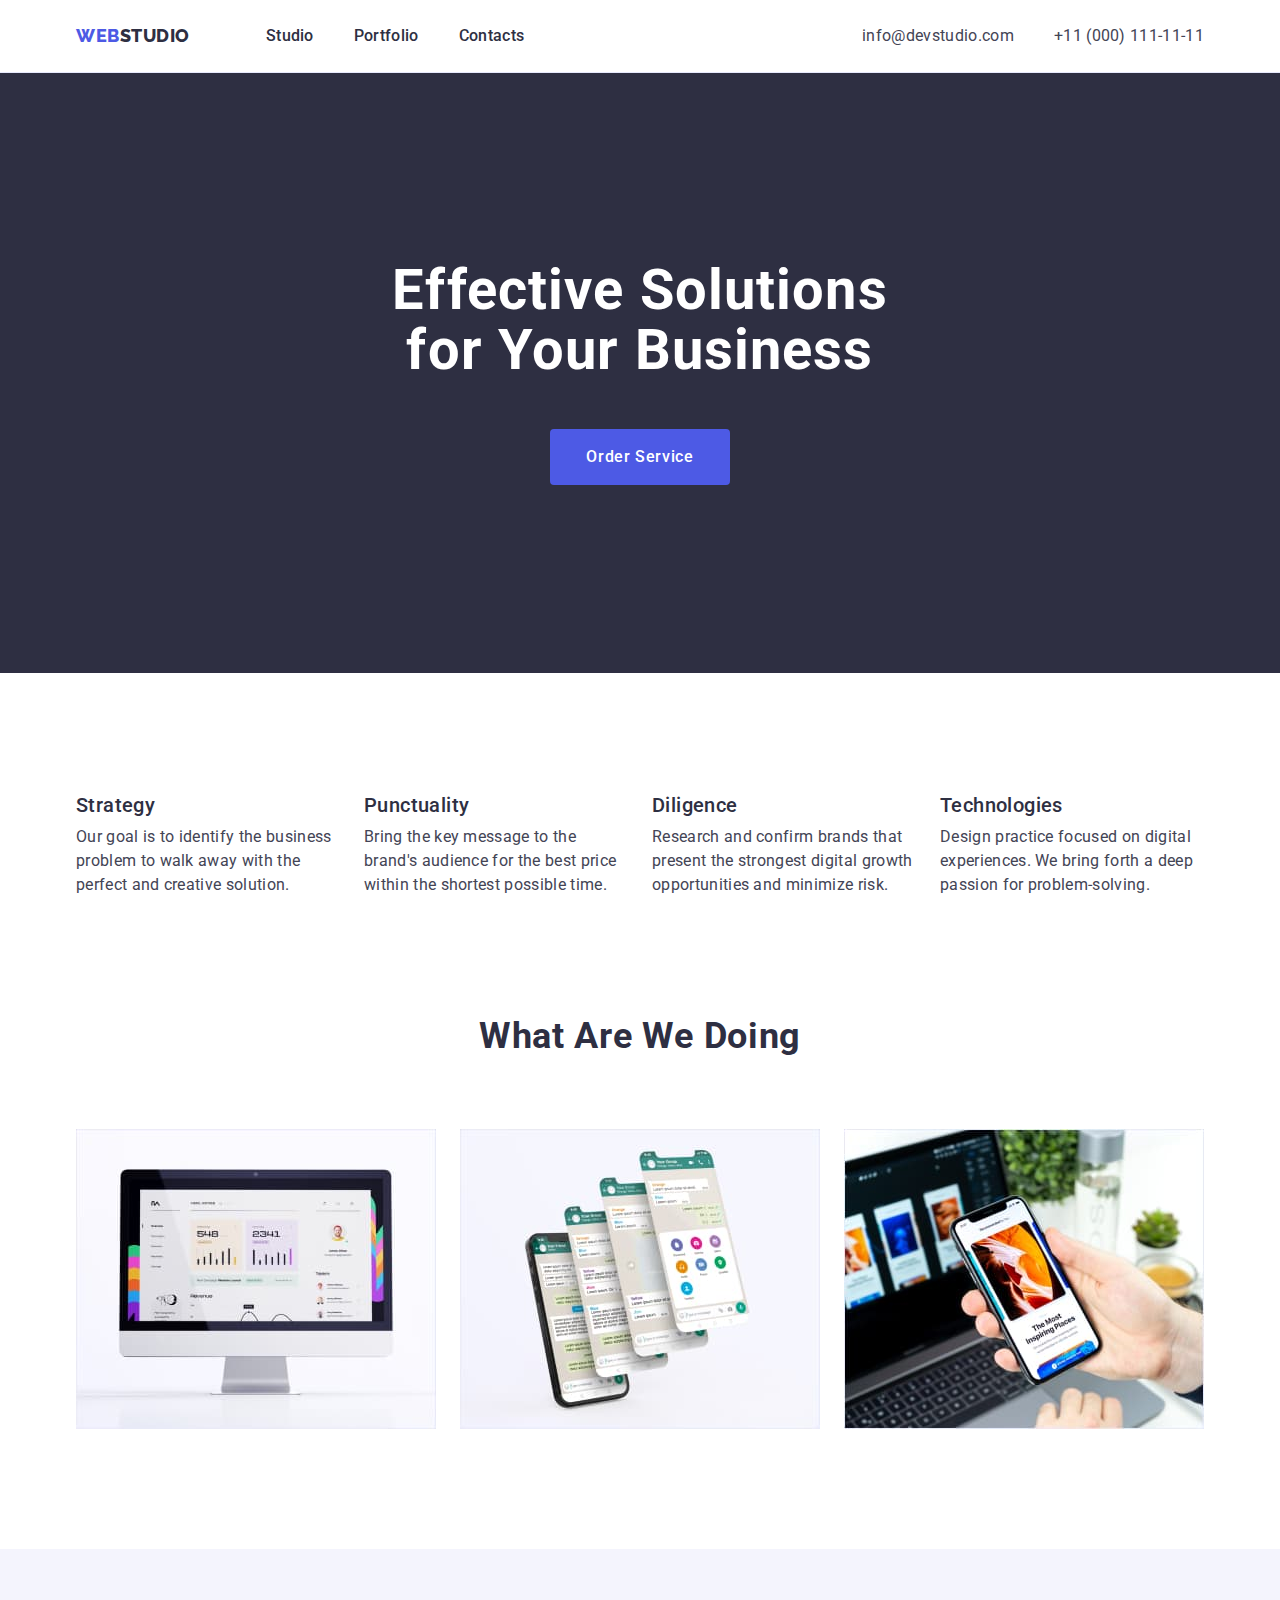
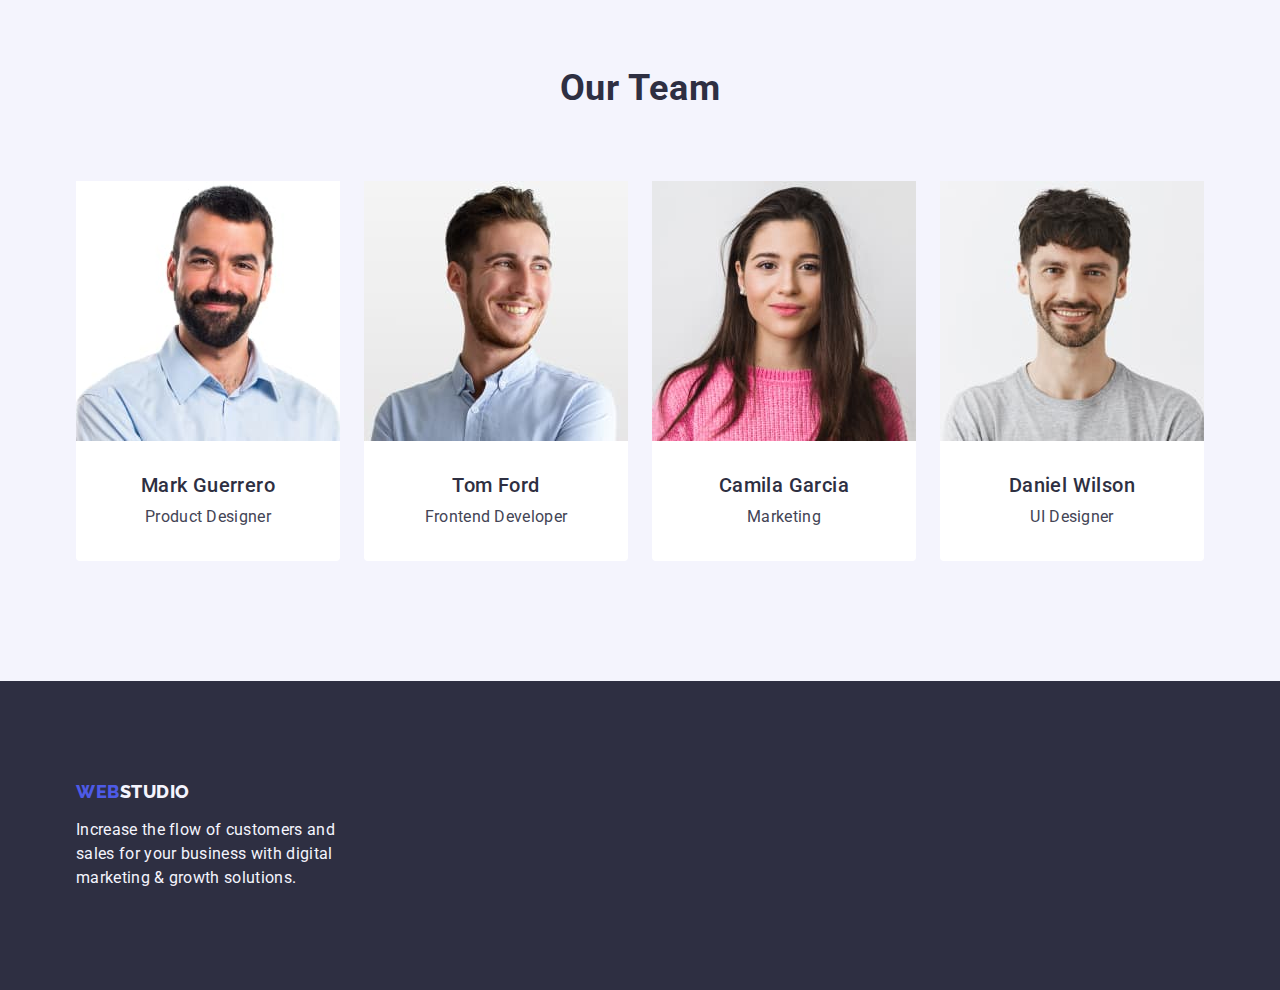
<file: index.html>
<!DOCTYPE html>
<html lang="en">
  <head>
    <meta charset="UTF-8" />
    <meta http-equiv="X-UA-Compatible" content="IE=edge" />
    <meta name="viewport" content="width=device-width, initial-scale=1.0" />
    <title>Document</title>
    <!-- модерн нормалайз для скидання деяких властивостей -->
    <link
      href="https://cdnjs.cloudflare.com/ajax/libs/modern-normalize/1.1.0/modern-normalize.min.css"
      rel="stylesheet"
    />
    <link rel="preconnect" href="https://fonts.googleapis.com" />
    <link rel="preconnect" href="https://fonts.gstatic.com" crossorigin />
    <link
      href="https://fonts.googleapis.com/css2?family=Raleway:wght@800&family=Roboto:wght@400;500;700;900&display=swap"
      rel="stylesheet"
    />
    <link rel="stylesheet" href="./css/styles.css" />
  </head>
  <body>
    <!-- Header -->

    <header class="page-header">
      <div class="container nav-auth">
        <nav class="nav-auth">
          <a href="./index.html" class="logo link">
            Web<span class="logosp">Studio</span></a
          >
          <ul class="site-nav list">
            <li class="item">
              <a href="./index.html" class="navigation link">Studio</a>
            </li>

            <li class="item">
              <a href="./portfolio.html" class="navigation link">Portfolio</a>
            </li>
            <li class="item">
              <a href="" class="navigation link">Contacts</a>
            </li>
          </ul>
        </nav>
        <address class="nav-auth add">
          <ul class="auth-nav list">
            <li class="item">
              <a href="mailto:info@devstudio.com" class="auth link"
                >info@devstudio.com</a
              >
            </li>
            <li class="item">
              <a href="tel:+110001111111" class="auth link"
                >+11 (000) 111-11-11</a
              >
            </li>
          </ul>
        </address>
      </div>
    </header>
    <!-- Main-сontent  -->
    <main>
      <!-- section1 -->
      <section class="hero">
        <div class="container hero-container">
          <h1 class="hero-name">
            Effective Solutions <br />
            for Your Business
          </h1>
          <button type="button" class="hero-button">Order Service</button>
        </div>
      </section>
      <!-- section2 -->

      <section class="section">
        <div class="container">
          <h2 class="h-hidden visually-hidden">A combination of all aspects</h2>
          <ul class="list-section-two list">
            <li class="list-combination item">
              <h3 class="list-title">Strategy</h3>
              <p class="list-paragraph">
                Our goal is to identify the business problem to walk away with
                the perfect and creative solution.
              </p>
            </li>
            <li class="list-combination item">
              <h3 class="list-title">Punctuality</h3>
              <p class="list-paragraph">
                Bring the key message to the brand's audience for the best price
                within the shortest possible time.
              </p>
            </li>
            <li class="list-combination item">
              <h3 class="list-title">Diligence</h3>
              <p class="list-paragraph">
                Research and confirm brands that present the strongest digital
                growth opportunities and minimize risk.
              </p>
            </li>
            <li class="list-combination item">
              <h3 class="list-title">Technologies</h3>
              <p class="list-paragraph">
                Design practice focused on digital experiences. We bring forth a
                deep passion for problem-solving.
              </p>
            </li>
          </ul>
        </div>
      </section>
      <!-- section3 -->

      <section class="section aboutus">
        <div class="container">
          <h2 class="aboutus-name">What are we doing</h2>
          <ul class="list-card list">
            <li class="list-lists item">
              <img
                class="image"
                src="./images/doing/pg1.jpg"
                alt="statistics"
                width="360"
                height="300"
              />
            </li>
            <li class="list-lists item">
              <img
                class="image"
                src="./images/doing/pg2.jpg"
                alt="displaying sections"
                width="360"
                height="300"
              />
            </li>
            <li class="list-lists item">
              <img
                class="image"
                src="./images/doing/pg3.jpg"
                alt="smartphone"
                width="360"
                height="300"
              />
            </li>
          </ul>
        </div>
      </section>
      <!-- section4 -->
      <section class="section team">
        <div class="container">
          <h2 class="team-our">Our Team</h2>
          <ul class="list-people list">
            <li class="team-list">
              <img
                class="image"
                src="./images/our_team/people1.jpg"
                alt="Mark"
                width="264"
                height="260"
              />
              <div class="data">
                <h3 class="team-name">Mark Guerrero</h3>
                <p class="team-paragraph">Product Designer</p>
              </div>
            </li>
            <li class="team-list">
              <img
                class="image"
                src="./images/our_team/people2.jpg"
                alt="Tom"
                width="264"
                height="260"
              />
              <div class="data">
                <h3 class="team-name">Tom Ford</h3>
                <p class="team-paragraph">Frontend Developer</p>
              </div>
            </li>
            <li class="team-list">
              <img
                class="image"
                src="./images/our_team/people3.jpg"
                alt="Camila"
                width="264"
                height="260"
              />
              <div class="data">
                <h3 class="team-name">Camila Garcia</h3>
                <p class="team-paragraph">Marketing</p>
              </div>
            </li>
            <li class="team-list">
              <img
                class="image"
                src="./images/our_team/people4.jpg"
                alt="Daniel"
                width="264"
                height="260"
              />
              <div class="data">
                <h3 class="team-name">Daniel Wilson</h3>
                <p class="team-paragraph">UI Designer</p>
              </div>
            </li>
          </ul>
        </div>
      </section>
    </main>
    <!-- footer  -->
    <footer class="footer">
      <div class="container container-footer">
        <a href="./index.html" class="footer-logo link"
          >Web<span class="footer-span">Studio</span></a
        >
        <p class="footer-paragraph">
          Increase the flow of customers and sales for your business with
          digital marketing & growth solutions.
        </p>
      </div>
    </footer>
  </body>
</html>
</file>
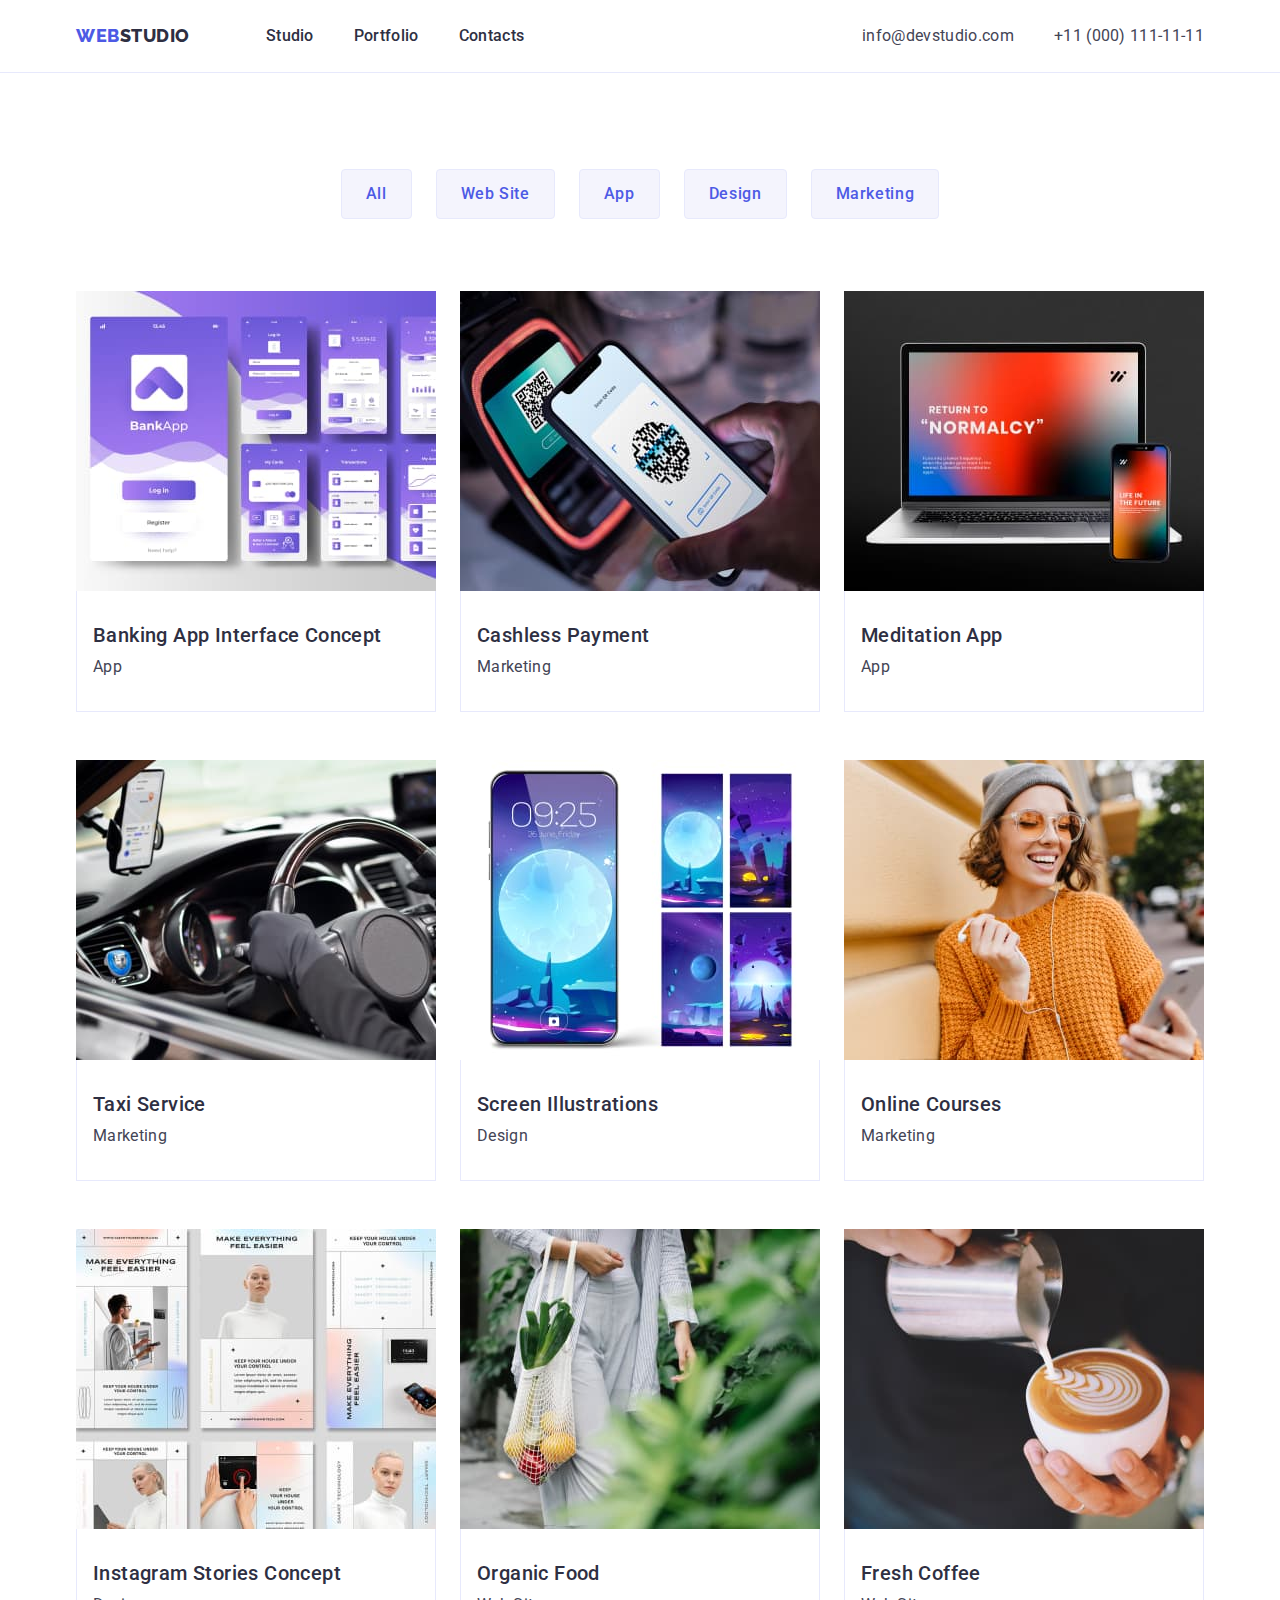
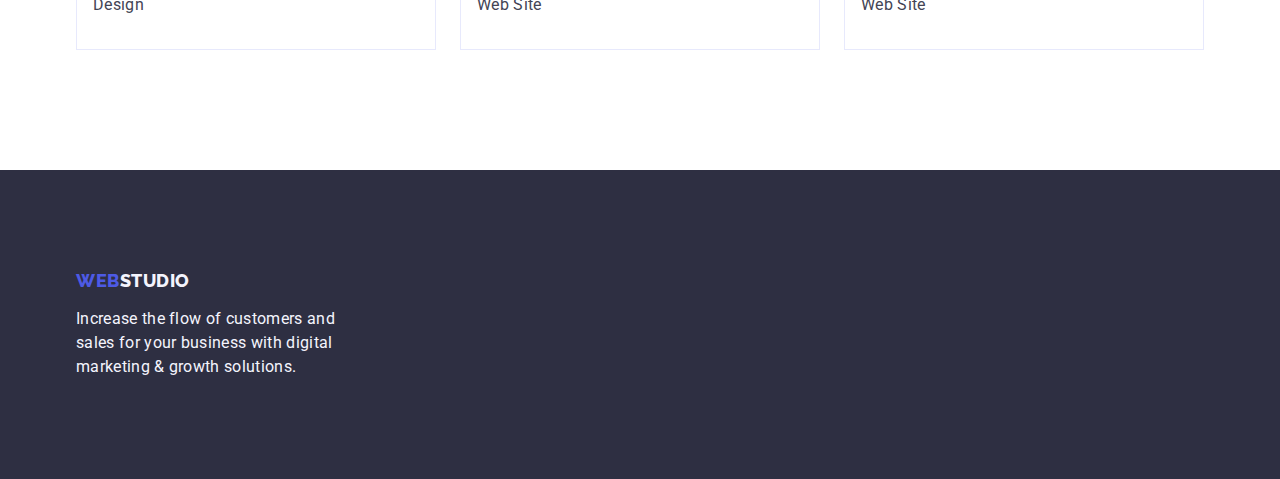
<file: portfolio.html>
<!DOCTYPE html>
<html lang="en">
  <head>
    <meta charset="UTF-8" />
    <meta http-equiv="X-UA-Compatible" content="IE=edge" />
    <meta name="viewport" content="width=device-width, initial-scale=1.0" />
    <title>Document</title>
    <link
      href="https://cdnjs.cloudflare.com/ajax/libs/modern-normalize/1.1.0/modern-normalize.min.css"
      rel="stylesheet"
    />
    <link rel="preconnect" href="https://fonts.googleapis.com" />
    <link rel="preconnect" href="https://fonts.gstatic.com" crossorigin />
    <link
      href="https://fonts.googleapis.com/css2?family=Raleway:wght@800&family=Roboto:wght@400;500;700;900&display=swap"
      rel="stylesheet"
    />
    <link rel="stylesheet" href="./css/styles.css" />
  </head>
  <body>
    <header class="page-header">
      <div class="container nav-auth">
        <nav class="nav-auth">
          <a href="./index.html" class="logo link">
            Web<span class="logosp">Studio</span></a
          >
          <ul class="site-nav list">
            <li class="item">
              <a href="./index.html" class="navigation link">Studio</a>
            </li>

            <li class="item">
              <a href="./portfolio.html" class="navigation link">Portfolio</a>
            </li>
            <li class="item">
              <a href="" class="navigation link">Contacts</a>
            </li>
          </ul>
        </nav>
        <address class="nav-auth add">
          <ul class="auth-nav list">
            <li class="item">
              <a href="mailto:info@devstudio.com" class="auth link"
                >info@devstudio.com</a
              >
            </li>
            <li class="item">
              <a href="tel:+110001111111" class="auth link"
                >+11 (000) 111-11-11</a
              >
            </li>
          </ul>
        </address>
      </div>
    </header>
    <!-- Main-сontent  -->
    <main>
      <section class="section-main-portfolio">
        <div class="container">
          <h1 class="visually-hidden">Filters</h1>
          <ul class="list-button list">
            <li><button type="button" class="filters-button">All</button></li>
            <li>
              <button type="button" class="filters-button">Web Site</button>
            </li>
            <li><button type="button" class="filters-button">App</button></li>
            <li>
              <button type="button" class="filters-button">Design</button>
            </li>
            <li>
              <button type="button" class="filters-button">Marketing</button>
            </li>
          </ul>

          <ul class="portfolio-list list">
            <li class="item">
              <a href="" class="link">
                <img
                  class="image"
                  src="./images/portfolio/portfolio-Banking-App.jpg"
                  alt="App Interface"
                  width="360"
                  height="300"
                />
                <div class="application-categories">
                  <h2 class="portfolioname">Banking App Interface Concept</h2>
                  <p class="portfolioparagraph">App</p>
                </div>
              </a>
            </li>
            <li class="item">
              <a href="" class="link"
                ><img
                  class="image"
                  src="./images/portfolio/portfolio-Payment.jpg"
                  alt="Payment"
                  width="360"
                  height="300"
                />
                <div class="application-categories">
                  <h2 class="portfolioname">Cashless Payment</h2>
                  <p class="portfolioparagraph">Marketing</p>
                </div></a
              >
            </li>
            <li class="item">
              <a href="" class="link"
                ><img
                  class="image"
                  src="./images/portfolio/portfolio-Meditation-App.jpg"
                  alt="App Meditation"
                  width="360"
                  height="300"
                />
                <div class="application-categories">
                  <h2 class="portfolioname">Meditation App</h2>
                  <p class="portfolioparagraph">App</p>
                </div></a
              >
            </li>
            <li class="item">
              <a href="" class="link"
                ><img
                  class="image"
                  src="./images/portfolio/portfolio-Taxi-Service.jpg"
                  alt="Taxi Service"
                  width="360"
                  height="300"
                />
                <div class="application-categories">
                  <h2 class="portfolioname">Taxi Service</h2>
                  <p class="portfolioparagraph">Marketing</p>
                </div></a
              >
            </li>
            <li class="item">
              <a href="" class="link"
                ><img
                  class="image"
                  src="./images/portfolio/portfolio-Screen.jpg"
                  alt="Screen Illustrations"
                  width="360"
                  height="300"
                />
                <div class="application-categories">
                  <h2 class="portfolioname">Screen Illustrations</h2>
                  <p class="portfolioparagraph">Design</p>
                </div></a
              >
            </li>
            <li class="item">
              <a href="" class="link"
                ><img
                  class="image"
                  src="./images/portfolio/portfolio-Courses.jpg"
                  alt="Courses"
                  width="360"
                  height="300"
                />
                <div class="application-categories">
                  <h2 class="portfolioname">Online Courses</h2>
                  <p class="portfolioparagraph">Marketing</p>
                </div></a
              >
            </li>
            <li class="item">
              <a href="" class="link"
                ><img
                  class="image"
                  src="./images/portfolio/portfolio-Instagram-Stories.jpg"
                  alt="Instagram Stories"
                  width="360"
                  height="300"
                />
                <div class="application-categories">
                  <h2 class="portfolioname">Instagram Stories Concept</h2>
                  <p class="portfolioparagraph">Design</p>
                </div></a
              >
            </li>
            <li class="item">
              <a href="" class="link"
                ><img
                  class="image"
                  src="./images/portfolio/portfolio-Food.jpg"
                  alt="Food"
                  width="360"
                  height="300"
                />
                <div class="application-categories">
                  <h2 class="portfolioname">Organic Food</h2>
                  <p class="portfolioparagraph">Web Site</p>
                </div></a
              >
            </li>
            <li class="item">
              <a href="" class="link"
                ><img
                  class="image"
                  src="./images/portfolio/portfolio-Coffee.jpg"
                  alt="Coffee"
                  width="360"
                />
                <div class="application-categories">
                  <h2 class="portfolioname">Fresh Coffee</h2>
                  <p class="portfolioparagraph">Web Site</p>
                </div></a
              >
            </li>
          </ul>
        </div>
      </section>
    </main>

    <!-- footer  -->
    <footer class="footer">
      <div class="container">
        <a href="./index.html" class="footer-logo link"
          >Web<span class="footer-span">Studio</span></a
        >
        <p class="footer-paragraph">
          Increase the flow of customers and sales for your business with
          digital marketing & growth solutions.
        </p>
      </div>
    </footer>
  </body>
</html>
</file>
<file: css/styles.css>
:root {
  /* білий колір і задивка стор #ffffff */
  --white-kolor: #ffffff;

  /* колір основного тексту і заливка  #2E2F42 */
  --title-text-color: #2e2f42;

  /* колір другорядного тексту #434455 */
  --secondary-text-color: #434455;

  /* синя кнопка і веб IRIS color #4D5AE5 */
  --iris-web: #4d5ae5;
  /* button for portfolio#404BBF */
  --ocean-color: #404bbf;
  /* hover and focus */
  --hover-focus: #404bbf;
  /* colors footer studio  #F4F4FD;*/
  --color-text-p: #f4f4fd;
  /* border #E7E9FC */
  --border-button: #e7e9fc;
}

/* for making */
/* .container {
  margin-left: auto;
  margin-right: auto;
  width: 1440px;
  outline: 4px solid red; */

body {
  background-color: #ffffff;
  color: var(--secondary-text-color);
  font-family: "Roboto", sans-serif;
}

/* утиліти */
.image {
  display: block;
}

.link {
  text-decoration: none;
}
.list {
  list-style: none;
  /*  */
  padding: 0;
  margin: 0;
}
.container {
  margin-left: auto;
  margin-right: auto;
  width: 1158px;
  padding-left: 15px;
  padding-right: 15px;
  /* outline: 2px solid tomato; */
}

.visually-hidden {
  position: absolute;
  white-space: nowrap;
  width: 1px;
  height: 1px;
  overflow: hidden;
  border: 0;
  padding: 0;
  clip: rect(0 0 0 0);
  clip-path: inset(50%);
  margin: -1px;
}

/* section */
.section {
  padding-top: 120px;
  padding-bottom: 120px;
}
.no-padding {
  padding-top: 0;
  padding-bottom: 0;
}

/*  хедер логотип */
.logo {
  display: block;
  padding-top: 24px;
  padding-bottom: 24px;
  margin-right: 76px;

  color: var(--iris-web);
  font-family: "Raleway", sans-serif;
  font-weight: 800;
  font-size: 18px;
  line-height: 1.17;
  align-items: center;
  letter-spacing: 0.03em;
  text-transform: uppercase;
}

.logosp {
  color: var(--title-text-color);
}

/* navigation header */

/* задаєм гнучкості контейнеру */
.site-nav {
  display: flex;
  gap: 40px;
}

/* надаєм значення всім крім останнього( крайня геометрія)  
.site-nav .item:not(:last-child) {
  margin-right: 40px;
} */

/* олдівський метод (сусідство) */
/* .site-nav .item + .item {
  margin-left: 40px;
} */

.navigation {
  display: block;
  padding-top: 24px;
  padding-bottom: 24px;

  color: var(--title-text-color);
  font-weight: 500;
  font-size: 16px;
  line-height: 1.5;
  letter-spacing: 0.02em;
}

.navigation:hover,
.navigation:focus {
  color: var(--hover-focus);
}

.add {
  font-style: normal;
  margin-left: auto;
}

.auth-nav {
  display: flex;
  gap: 40px;
}
/* .auth-nav .item + .item {
  margin-left: 40px;
} */
.auth {
  display: block;
  padding-top: 24px;
  padding-bottom: 24px;

  color: var(--secondary-text-color);
  font-size: 16px;
  line-height: 1.5;
  letter-spacing: 0.02em;
}
.auth:focus,
.auth:hover {
  color: var(--hover-focus);
}

.nav-auth {
  display: flex;
  align-items: center;
}

/* page-header */
.page-header {
  background-color: var(--white-kolor);
  border-bottom: 1px solid #e7e9fc;
}

/* section1 (hero) */

.hero {
  background-color: var(--title-text-color);
  text-align: center;
  padding: 188px 0 188px 0;
}

.hero-name {
  color: var(--white-kolor);
  font-weight: 700;
  font-size: 56px;
  line-height: 1.07;
  text-align: center;
  letter-spacing: 0.02em;
  /*  */
  margin-top: 0;
  margin-bottom: 48px;
  max-width: 496px;
  margin-left: auto;
  margin-right: auto;
}

.hero-button {
  background-color: var(--iris-web);
  color: var(--white-kolor);
  font-family: "Roboto", sans-serif;
  font-weight: 500;
  font-size: 16px;
  line-height: 1.5;
  letter-spacing: 0.04em;
  cursor: pointer;
  /*  */
  display: block;
  text-align: center;
  border-radius: 4px;
  border: none;
  padding: 16px 36px;
  min-width: 169px;
  height: 56px;
  margin-left: auto;
  margin-right: auto;
}

.hero-button:focus,
.hero-button:hover {
  background-color: var(--hover-focus);
}
/* section 2 */

.section-two {
  padding: 188px 0 188px 0;
}

.h-hidden {
  color: var(--title-text-color);
  font-style: normal;
}

.list-combination {
  width: 264px;
  flex-basis: calc((100% - 72px) / 4);
}

.list-section-two {
  display: flex;
  gap: 24px;
}

/* .list-section-two .item + .item {
  margin-left: 28px;
} */

.list-title {
  color: var(--title-text-color);
  font-weight: 500;
  font-size: 20px;
  line-height: 1.2;
  letter-spacing: 0.02em;
  /*  */
  margin-top: 0;
  margin-bottom: 8px;
}
.list-paragraph {
  color: var(--secondary-text-color);
  font-size: 16px;
  line-height: 1.5;
  letter-spacing: 0.02em;
  /*  */
  margin-top: 0;
  margin-bottom: 0;
}
/* section3 */

.aboutus {
  padding-top: 0;
}
.aboutus-name {
  margin-bottom: 72px;

  color: var(--title-text-color);
  font-weight: 700;
  font-size: 36px;
  line-height: 1.11;
  text-align: center;
  letter-spacing: 0.02em;
  text-transform: capitalize;
  /*  */
  margin-top: 0;
  margin-bottom: 72px;
}

.list-card {
  display: flex;
  gap: 24px;
}

.list-lists {
  width: 360px;
  flex-basis: calc((100% - 48px) / 3);
}

/* .list-card .item + .item {
  margin-left: 24px;
} */
/* section4 */

.list-people {
  display: flex;
  gap: 24px;
}

.team {
  background-color: var(--color-text-p);
}
.team-list {
  background-color: var(--white-kolor);
  flex-basis: calc((100% - 72px) / 4);

  border-radius: 0 0 4px 4px;
}

.team-our {
  color: var(--title-text-color);
  font-weight: 700;
  font-size: 36px;
  line-height: 1.11;
  text-align: center;
  letter-spacing: 0.02em;
  text-transform: capitalize;
  margin-top: 0;
  margin-bottom: 72px;
}

.data {
  padding: 32px 16px;
}

.team-name {
  text-align: center;
  color: var(--title-text-color);
  font-weight: 500;
  font-size: 20px;
  line-height: 1.2;
  text-align: center;
  letter-spacing: 0.02em;
  margin-top: 0;
  margin-bottom: 8px;
}
.team-paragraph {
  text-align: center;
  color: var(--secondary-text-color);
  font-size: 16px;
  line-height: 1.5;
  text-align: center;
  letter-spacing: 0.02em;
  margin-top: 0;
  margin-bottom: 0;
}

/* footer */
/* .container-footer {
  padding-top: 100px;
  padding-bottom: 100px;
} */
.footer {
  background-color: var(--title-text-color);
  padding-top: 100px;
  padding-bottom: 100px;
}
.footer-logo {
  display: inline-block;
  margin-bottom: 16px;

  color: var(--iris-web);
  font-family: "Raleway", sans-serif;
  font-weight: 800;
  font-size: 18px;
  line-height: 1.17;
  /* display: flex; */
  align-items: center;
  letter-spacing: 0.03em;
  text-transform: uppercase;
  padding-top: 0;
  padding-bottom: 0;
}

.footer-span {
  color: var(--color-text-p);
}

.footer-paragraph {
  display: flex;
  color: var(--color-text-p);
  font-size: 16px;
  line-height: 1.5;
  letter-spacing: 0.02em;
  margin-top: 0;
  margin-bottom: 0;
  max-width: 264px;
}

/* PORTFOLIO */
/* button */

.section-main-portfolio {
  padding: 96px 0 120px 0;
}

.list-button {
  display: flex;
  justify-content: center;
  gap: 24px;
  margin-bottom: 72px;
}

.filters-button {
  display: block;
  padding: 12px 24px;
  border-radius: 4px;
  border: 1px solid var(--border-button);

  background-color: var(--color-text-p);
  color: var(--iris-web);
  font-family: "Roboto", sans-serif;
  font-weight: 500;
  font-size: 16px;
  line-height: 1.5;
  align-items: center;
  letter-spacing: 0.04em;
  cursor: pointer;
}
.filters-button:hover,
.filters-button:focus {
  background-color: var(--ocean-color);
  color: var(--white-kolor);
  border: 1px solid transparent;
}

/* .list-button .filters-button + .filters-button {
  margin-left: 24px;
} */

.portfolio-list {
  display: flex;
  gap: 48px 24px;
  flex-wrap: wrap;
}
.portfolio-list .item {
  width: 360px;
  /* margin-right: 24px; 
  margin-bottom: 48px;  */
}
/* кожний третій елемент 
 .portfolio-list .item.item:not(:nth-child(3n)) {
  margin-right: 24px; 
} */
/* останні 3 ел */
.portfolio-list .item.item:nth-last-child(-n + 3) {
  margin-bottom: 0;
}

.application-categories {
  padding: 32px 16px;
  border: 1px solid #e7e9fc;
  border-top: none;
}

.portfolioname {
  margin-bottom: 0;
  margin-top: 0;
  margin-bottom: 8px;

  color: var(--title-text-color);
  font-weight: 500;
  font-size: 20px;
  line-height: 1.2;
  letter-spacing: 0.02em;
}
.portfolioparagraph {
  margin-bottom: 0;
  margin-top: 0;

  color: var(--secondary-text-color);
  font-size: 16px;
  line-height: 1.5;
  letter-spacing: 0.02em;
}
</file>
